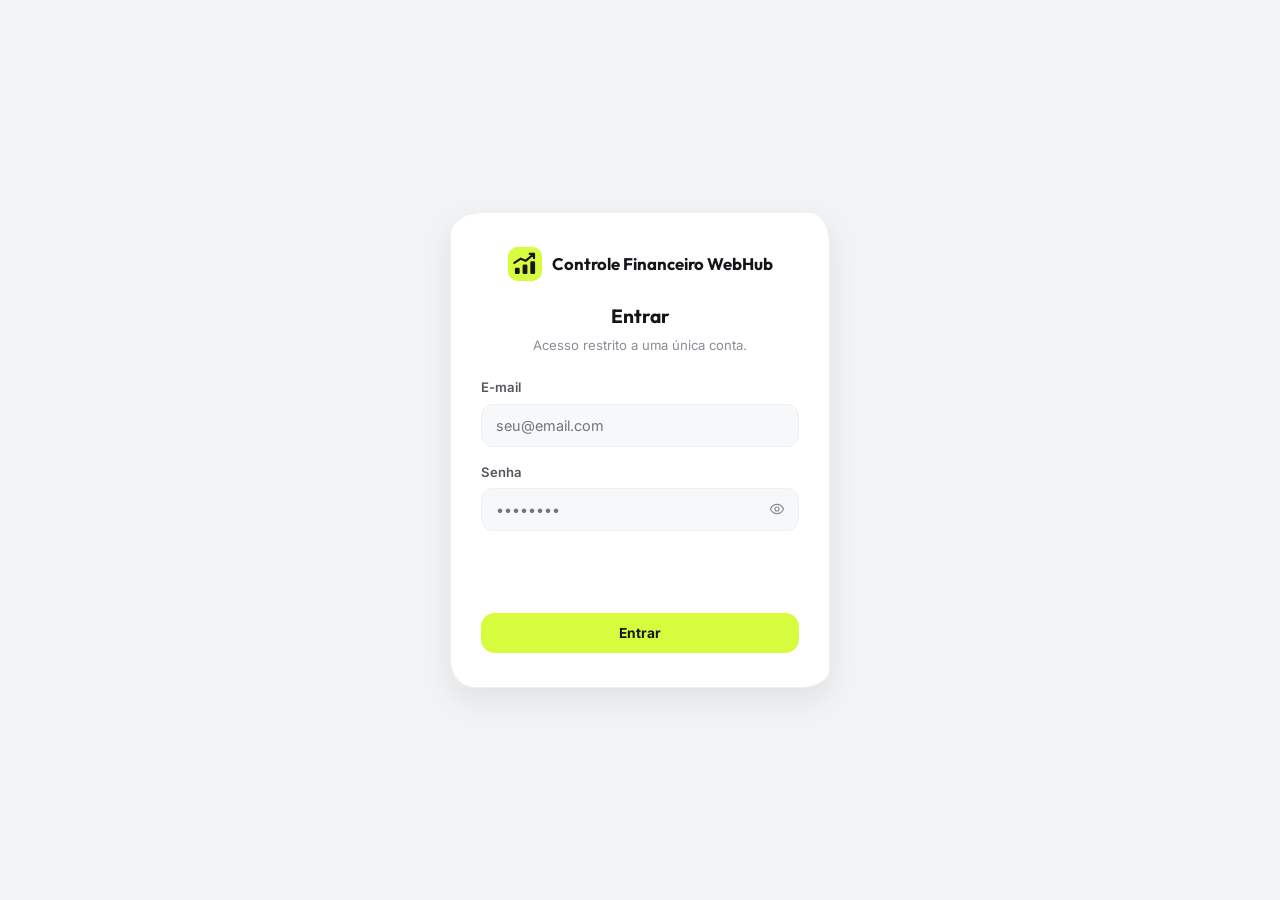
<file: cliente.html>
<!DOCTYPE html>
<html lang="pt-BR">
<head>
<meta charset="UTF-8">
<meta name="viewport" content="width=device-width, initial-scale=1.0">
<title id="pageTitle">Novo cliente | Controle Financeiro WebHub</title>
<link rel="icon" href="favicon.svg" type="image/svg+xml">
<link rel="apple-touch-icon" href="apple-touch-icon.png">
<script src="js/config.js?v=202611041544"></script>
<script src="js/auth.js?v=202611041544"></script>
<script>AUTH.requireAuth();</script>
<script src="js/theme.js?v=202611041544"></script>
<script src="js/sidebar.js?v=202611041544"></script>
<link rel="stylesheet" href="css/style.css?v=202611041544">
</head>
<body>

<svg style="display:none">
  <symbol id="i-chevron" viewBox="0 0 24 24"><path d="M15 6l-6 6 6 6" fill="none" stroke="currentColor" stroke-width="2" stroke-linecap="round" stroke-linejoin="round"/></symbol>
  <symbol id="i-menu" viewBox="0 0 24 24"><line x1="4" y1="7" x2="20" y2="7" stroke="currentColor" stroke-width="1.8" stroke-linecap="round"/><line x1="4" y1="12" x2="20" y2="12" stroke="currentColor" stroke-width="1.8" stroke-linecap="round"/><line x1="4" y1="17" x2="20" y2="17" stroke="currentColor" stroke-width="1.8" stroke-linecap="round"/></symbol>
  <symbol id="i-home" viewBox="0 0 24 24"><path d="M4 11.5 12 4l8 7.5" fill="none" stroke="currentColor" stroke-width="1.8" stroke-linecap="round" stroke-linejoin="round"/><path d="M6 10v9h12v-9" fill="none" stroke="currentColor" stroke-width="1.8" stroke-linejoin="round"/><path d="M10 19v-5h4v5" fill="none" stroke="currentColor" stroke-width="1.8" stroke-linejoin="round"/></symbol>
  <symbol id="i-users" viewBox="0 0 24 24"><circle cx="9" cy="8" r="3.2" fill="none" stroke="currentColor" stroke-width="1.8"/><path d="M3 20c.8-3.4 3-5.2 6-5.2s5.2 1.8 6 5.2" fill="none" stroke="currentColor" stroke-width="1.8" stroke-linecap="round"/><circle cx="16.5" cy="8.5" r="2.6" fill="none" stroke="currentColor" stroke-width="1.8"/><path d="M15 14.6c2.6.3 4.2 1.9 4.8 4.4" fill="none" stroke="currentColor" stroke-width="1.8" stroke-linecap="round"/></symbol>
  <symbol id="i-plus" viewBox="0 0 24 24"><line x1="12" y1="5" x2="12" y2="19" stroke="currentColor" stroke-width="2" stroke-linecap="round"/><line x1="5" y1="12" x2="19" y2="12" stroke="currentColor" stroke-width="2" stroke-linecap="round"/></symbol>
  <symbol id="i-cash" viewBox="0 0 24 24"><rect x="2.5" y="6" width="19" height="12" rx="2.5" fill="none" stroke="currentColor" stroke-width="1.8"/><circle cx="12" cy="12" r="2.6" fill="none" stroke="currentColor" stroke-width="1.8"/></symbol>
  <symbol id="i-wallet" viewBox="0 0 24 24"><path d="M3 7a2 2 0 0 1 2-2h13a2 2 0 0 1 2 2v11a2 2 0 0 1-2 2H5a2 2 0 0 1-2-2z" fill="none" stroke="currentColor" stroke-width="1.8"/><path d="M16 12h3.5a1 1 0 0 1 1 1v2a1 1 0 0 1-1 1H16a2 2 0 0 1 0-4z" fill="none" stroke="currentColor" stroke-width="1.8"/></symbol>
  <symbol id="i-report" viewBox="0 0 24 24"><path d="M7 3h8l4 4v14a1 1 0 0 1-1 1H7a1 1 0 0 1-1-1V4a1 1 0 0 1 1-1z" fill="none" stroke="currentColor" stroke-width="1.8" stroke-linejoin="round"/><path d="M15 3v4h4" fill="none" stroke="currentColor" stroke-width="1.8" stroke-linejoin="round"/><line x1="9" y1="12" x2="15" y2="12" stroke="currentColor" stroke-width="1.6" stroke-linecap="round"/><line x1="9" y1="15.5" x2="15" y2="15.5" stroke="currentColor" stroke-width="1.6" stroke-linecap="round"/><line x1="9" y1="19" x2="12.5" y2="19" stroke="currentColor" stroke-width="1.6" stroke-linecap="round"/></symbol>
  <symbol id="i-logout" viewBox="0 0 24 24"><path d="M15 17l5-5-5-5" fill="none" stroke="currentColor" stroke-width="1.8" stroke-linecap="round" stroke-linejoin="round"/><line x1="20" y1="12" x2="9" y2="12" stroke="currentColor" stroke-width="1.8" stroke-linecap="round"/><path d="M13 5H6a1 1 0 0 0-1 1v12a1 1 0 0 0 1 1h7" fill="none" stroke="currentColor" stroke-width="1.8" stroke-linecap="round" stroke-linejoin="round"/></symbol>
  <symbol id="i-gear" viewBox="0 0 24 24"><circle cx="12" cy="12" r="3" fill="none" stroke="currentColor" stroke-width="1.8"/><path d="M19.4 13a7.6 7.6 0 0 0 0-2l2-1.4-2-3.4-2.3.8a7.7 7.7 0 0 0-1.7-1l-.4-2.4H10.6l-.4 2.4a7.7 7.7 0 0 0-1.7 1l-2.3-.8-2 3.4L6.2 11a7.6 7.6 0 0 0 0 2l-2 1.4 2 3.4 2.3-.8a7.7 7.7 0 0 0 1.7 1l.4 2.4h3.4l.4-2.4a7.7 7.7 0 0 0 1.7-1l2.3.8 2-3.4z" fill="none" stroke="currentColor" stroke-width="1.6" stroke-linejoin="round"/></symbol>
  <symbol id="i-bell" viewBox="0 0 24 24"><path d="M6 17v-5a6 6 0 0 1 12 0v5l1.5 2.2H4.5z" fill="none" stroke="currentColor" stroke-width="1.8" stroke-linejoin="round"/><path d="M9.5 20.5a2.6 2.6 0 0 0 5 0" fill="none" stroke="currentColor" stroke-width="1.8" stroke-linecap="round"/></symbol>
  <symbol id="i-link" viewBox="0 0 24 24"><path d="M10 13a4 4 0 0 0 5.7.4l2.6-2.6a4 4 0 0 0-5.7-5.7L11 6.8" fill="none" stroke="currentColor" stroke-width="1.8" stroke-linecap="round"/><path d="M14 11a4 4 0 0 0-5.7-.4l-2.6 2.6a4 4 0 0 0 5.7 5.7l1.6-1.7" fill="none" stroke="currentColor" stroke-width="1.8" stroke-linecap="round"/></symbol>
  <symbol id="i-trash" viewBox="0 0 24 24"><path d="M4 7h16M9 7V4h6v3m-8 0 1 13h8l1-13" fill="none" stroke="currentColor" stroke-width="1.8" stroke-linecap="round" stroke-linejoin="round"/></symbol>
</svg>

<div class="app">

  <!-- ================= SIDEBAR ================= -->
  <aside class="sidebar">
    <button class="sidebar-collapse-btn" id="sidebarCollapseBtn" aria-label="Recolher menu"><svg class="icon-sm"><use href="#i-chevron"/></svg></button>
    <div class="brand">
      <img class="brand-mark" src="logo.svg" alt="" width="34" height="34">
      <span class="brand-name">Controle Financeiro WebHub</span>
    </div>
    <nav class="nav-group">
      <a href="index.html" class="nav-link"><svg class="icon"><use href="#i-home"/></svg><span>Dashboard</span></a>
      <a href="clientes.html" class="nav-link active"><svg class="icon"><use href="#i-users"/></svg><span>Clientes</span></a>
      <a href="cliente.html" class="nav-sublink" id="navNovoCliente"><svg><use href="#i-plus"/></svg><span>Novo cliente</span></a>
      <a href="financeiro.html" class="nav-link"><svg class="icon"><use href="#i-wallet"/></svg><span>Financeiro</span></a>
      <a href="relatorio.html" class="nav-link"><svg class="icon"><use href="#i-report"/></svg><span>Relatório</span></a>
      <a href="configuracoes.html" class="nav-link"><svg class="icon"><use href="#i-gear"/></svg><span>Configurações</span></a>
    </nav>
    <div class="nav-spacer"></div>
    <button class="nav-link nav-logout" id="logoutBtn"><svg class="icon"><use href="#i-logout"/></svg><span>Sair</span></button>
  </aside>
  <div class="sidebar-backdrop" id="sidebarBackdrop"></div>

  <!-- ================= CONTEÚDO ================= -->
  <main class="main">
    <div class="topbar">
      <div class="topbar-title">
        <button class="hamburger-btn" id="hamburgerBtn" aria-label="Abrir menu"><svg class="icon"><use href="#i-menu"/></svg></button>
        <h1 id="formTitle">Novo cliente</h1>
        <span class="topbar-pill" id="clientCountPill">0 clientes</span>
      </div>
      <div class="topbar-actions">
        <button class="icon-btn" id="notifBell" aria-label="Notificações"><svg class="icon"><use href="#i-bell"/></svg></button>
        <div class="user-chip">
          <div class="user-avatar">EU</div>
          <span>Minha agência</span>
        </div>
      </div>
    </div>

    <form class="form-card" id="clientForm">
      <div class="form-grid">
        <label class="field field-full">
          <span>Nome da empresa *</span>
          <input type="text" name="empresa" required placeholder="ex: Padaria do João">
        </label>
        <label class="field">
          <span>Nome do cliente</span>
          <input type="text" name="nomeCliente" placeholder="ex: João Silva">
        </label>

        <label class="field">
          <span>Telefone / WhatsApp</span>
          <input type="tel" name="telefone" inputmode="tel" autocomplete="tel" placeholder="ex: (54) 99999-0000">
        </label>

        <label class="field">
          <span>Valor do projeto (R$) *</span>
          <input type="text" inputmode="decimal" name="valor" required placeholder="0,00" autocomplete="off">
        </label>
        <label class="field">
          <span>Tipo de projeto</span>
          <select name="tipoProjeto">
            <option value="">Selecione...</option>
          </select>
        </label>

        <label class="field">
          <span>Origem do cliente</span>
          <select name="origem">
            <option value="">Selecione...</option>
          </select>
        </label>

        <label class="field">
          <span>Dev responsável</span>
          <select name="devResponsavel" id="devResponsavel">
            <option value="">Selecione...</option>
          </select>
        </label>
        <label class="field">
          <span>Forma de pagamento</span>
          <select name="tipoPagamento" id="tipoPagamento">
            <option value="avista">À vista</option>
            <option value="parcelado">Parcelado</option>
          </select>
        </label>

        <label class="field">
          <span>Data de início</span>
          <input type="date" name="dataInicio">
        </label>
        <label class="field">
          <span>Prazo final</span>
          <input type="date" name="prazoFinal">
        </label>

        <label class="field">
          <span>Status do projeto</span>
          <select name="status">
            <option value="desenvolvimento">Em desenvolvimento</option>
            <option value="concluido">Concluído</option>
          </select>
        </label>
      </div>

      <div class="section-title" id="parcelasTitle" hidden>
        <span>Parcelas</span>
        <button type="button" class="btn btn-outline btn-sm" id="addParcela"><svg class="icon-sm"><use href="#i-plus"/></svg>Adicionar parcela</button>
      </div>
      <div class="parcelas-list" id="parcelasList" hidden></div>
      <div class="parcelas-soma" id="parcelasSoma" hidden></div>

      <div class="section-title" id="situacaoTitle">Pagamento do cliente</div>
      <p class="field-hint" id="situacaoHint" style="margin:-8px 0 12px;" hidden>No parcelado, o pagamento do cliente é marcado em cada parcela, logo acima.</p>
      <div class="pay-rows" id="payRows">
        <div class="pay-row" id="clientePagoField">
          <label class="checkbox-field">
            <input type="checkbox" name="clientePago">
            <span>Cliente já pagou</span>
          </label>
          <label class="pay-date">
            <span>em</span>
            <input type="date" name="clientePagoEm" aria-label="Data em que o cliente pagou">
          </label>
        </div>
        <div class="comprovante" id="clienteComprovanteWrap">
          <svg class="icon-sm"><use href="#i-link"/></svg>
          <input type="url" inputmode="url" name="clienteComprovante" data-field="comprovante"
                 placeholder="Link do comprovante (opcional)" aria-label="Comprovante do pagamento do cliente">
          <a class="comprovante-open" href="" target="_blank" rel="noopener noreferrer" hidden>Abrir</a>
        </div>
      </div>

      <div class="section-title" id="splitSectionTitle">Divisão do valor entre agência, você e o dev</div>
      <div class="split-mode" id="splitMode">
        <span class="split-mode-label">Dividir por:</span>
        <div class="scope-toggle">
          <button type="button" class="scope-btn active" data-modo="percentual">Porcentagem</button>
          <button type="button" class="scope-btn" data-modo="valor">Valor (R$)</button>
        </div>
      </div>
      <p class="field-hint" id="splitModeHint" style="margin:-4px 0 14px;">A soma das porcentagens precisa dar 100%.</p>
      <div class="split-row" id="splitRow">
        <label class="field">
          <span id="labelAgencia">Agência (%)</span>
          <input type="number" name="splitAgencia" min="0" max="100" step="0.01" value="20">
          <input type="text" inputmode="decimal" autocomplete="off" name="splitAgenciaValor" placeholder="0,00" hidden>
        </label>
        <label class="field">
          <span id="labelEu">Eu (%)</span>
          <input type="number" name="splitEu" min="0" max="100" step="0.01" value="40">
          <input type="text" inputmode="decimal" autocomplete="off" name="splitEuValor" placeholder="0,00" hidden>
        </label>
        <label class="field" id="splitDevField">
          <span id="labelDev">Dev (%)</span>
          <input type="number" name="splitDev" min="0" max="100" step="0.01" value="40">
          <input type="text" inputmode="decimal" autocomplete="off" name="splitDevValor" placeholder="0,00" hidden>
        </label>
      </div>
      <div class="split-breakdown" id="splitBreakdown">
        <div class="split-card is-agencia"><span>Agência recebe</span><strong id="splitAgenciaValue">R$ 0,00</strong><small id="splitAgenciaPct">20%</small></div>
        <div class="split-card is-eu"><span>Eu recebo</span><strong id="splitEuValue">R$ 0,00</strong><small id="splitEuPct">40%</small></div>
        <div class="split-card is-dev" id="splitDevCard"><span>Dev recebe</span><strong id="splitDevValue">R$ 0,00</strong><small id="splitDevPct">40%</small></div>
      </div>
      <div class="split-total" id="splitTotal">Soma: 100%
        <button type="button" class="btn-link-reset split-total-action" id="useSplitSumBtn" hidden></button>
      </div>

      <div class="section-title">Repasses — quanto já paguei ao dev e à agência</div>
      <p class="field-hint" style="margin:-8px 0 14px;">Lance cada pagamento com o valor e a data em que você fez. Pode ser adiantado, parcial ou depois do fim do projeto — a barra mostra quanto ainda falta pagar.</p>
      <div class="repasse-blocks">
        <div class="repasse-block" id="repasseDevBlock" data-quem="dev">
          <div class="repasse-head">
            <div class="repasse-title">Dev<span id="repasseDevNome"></span></div>
            <div class="repasse-nums"><strong id="repasseDevPago">R$ 0,00</strong><span id="repasseDevTotal">de R$ 0,00</span></div>
          </div>
          <div class="repasse-bar"><span id="repasseDevFill"></span></div>
          <div class="repasse-status" id="repasseDevStatus"></div>
          <div class="repasse-list" id="repasseDevList"></div>
          <button type="button" class="btn btn-outline btn-sm" data-add-repasse="dev"><svg class="icon-sm"><use href="#i-plus"/></svg>Registrar pagamento ao dev</button>
        </div>
        <div class="repasse-block" id="repasseAgenciaBlock" data-quem="agencia">
          <div class="repasse-head">
            <div class="repasse-title">Agência</div>
            <div class="repasse-nums"><strong id="repasseAgenciaPago">R$ 0,00</strong><span id="repasseAgenciaTotal">de R$ 0,00</span></div>
          </div>
          <div class="repasse-bar"><span id="repasseAgenciaFill"></span></div>
          <div class="repasse-status" id="repasseAgenciaStatus"></div>
          <div class="repasse-list" id="repasseAgenciaList"></div>
          <button type="button" class="btn btn-outline btn-sm" data-add-repasse="agencia"><svg class="icon-sm"><use href="#i-plus"/></svg>Registrar pagamento à agência</button>
        </div>
      </div>

      <div class="section-title">Situação financeira real deste projeto</div>
      <p class="field-hint" style="margin:-8px 0 12px;">Aqui é o dinheiro que já entrou/saiu de verdade — diferente da divisão acima, que é só o combinado.</p>
      <div class="finance-panel">
        <div class="finance-row">
          <div class="finance-row-info"><strong>Recebido do cliente</strong><span id="financeRecebidoHint"></span></div>
          <div class="finance-row-value" id="financeRecebido">R$ 0,00</div>
        </div>
        <div class="finance-row" id="financeDevRow">
          <div class="finance-row-info"><strong>Repassado ao dev</strong><span id="financeDevHint"></span></div>
          <div class="finance-row-value" id="financeDev">R$ 0,00</div>
        </div>
        <div class="finance-row">
          <div class="finance-row-info"><strong>Repassado à agência</strong><span id="financeAgenciaHint"></span></div>
          <div class="finance-row-value" id="financeAgencia">R$ 0,00</div>
        </div>
        <div class="finance-row is-total">
          <div class="finance-row-info"><strong>Saldo real (fica comigo)</strong></div>
          <div class="finance-row-value" id="financeSaldo">R$ 0,00</div>
        </div>
      </div>

      <p class="admin-msg" id="formMsg" style="font-size:.85rem;margin-top:14px;"></p>

      <div class="form-actions">
        <button type="button" class="btn btn-danger" id="deleteBtn" hidden><svg class="icon-sm"><use href="#i-trash"/></svg>Excluir cliente</button>
        <div class="form-actions-right">
          <a href="clientes.html" class="btn btn-outline">Cancelar</a>
          <button type="submit" class="btn btn-lime" id="submitBtn">Salvar cliente</button>
        </div>
      </div>
    </form>
  </main>
</div>

<div class="toast" id="toast"></div>

<script src="js/store.js?v=202611041544"></script>
<script src="js/notifications.js?v=202611041544"></script>
<script src="js/cliente.js?v=202611041544"></script>
<script>document.getElementById('logoutBtn').addEventListener('click', () => AUTH.logout());</script>
</body>
</html>
</file>
<file: css/style.css>
@import url('https://fonts.googleapis.com/css2?family=Outfit:wght@400;500;600;700;800&family=Inter:wght@400;500;600;700&display=swap');

:root{
  --lime:#d7fb3d;
  --lime-dark:#a9c92e;
  --ink:#15161a;
  --sidebar:#111214;
  --panel:#1b1c20;
  --bg:#f2f3f5;
  --white:#ffffff;
  /* Fixas em qualquer tema — usadas em superfícies que não devem inverter (sidebar,
     card de destaque, botões escuros, avatar) e no texto sobre elas ou sobre o lima. */
  --onyx:#15161a;
  --onyx-text:#ffffff;
  --gray-900:#1c1d21;
  --gray-700:#55565f;
  --gray-500:#8b8c96;
  --gray-300:#d9dae0;
  --gray-100:#eef0f3;
  --gray-50:#f7f8fa;
  --red:#ef5b5b;
  --blue:#5b8def;
  --orange:#f5a623;
  /* "Organic card": cada canto tem uma curvatura própria (h e v diferentes) em vez de
     um border-radius uniforme — dá o ar de forma desenhada à mão, mas sutil o bastante
     pra continuar lendo como um card retangular comum. Usado por TODOS os cards do
     sistema (stat-card, panel, form-card, modal-card, auth-card, notif-popup, sidebar-card,
     split-card, client-card) só por herdarem estas duas variáveis — não precisa reaplicar
     a curvatura card a card. Em px fixo (não %) de propósito: com % o resultado distorce
     em cards muito largos ou muito estreitos, porque a curva vira fração do lado; em px a
     mesma "personalidade" de curva fica igual em qualquer proporção e em qualquer tela. */
  --radius-lg:32px 20px 30px 24px / 22px 32px 18px 28px;
  --radius-md:22px 14px 20px 16px / 16px 22px 14px 20px;
  --radius-sm:12px;
  --shadow-sm:0 1px 3px rgba(20,20,30,.05);
  --shadow-md:0 12px 30px rgba(20,20,30,.08);
  color-scheme:light;
}

:root[data-theme="dark"]{
  --ink:#f2f3f5;
  --bg:#0e0f12;
  --white:#1c1d22;
  --gray-700:#c7c8d1;
  --gray-500:#9c9daa;
  --gray-300:#4a4b52;
  --gray-100:#2c2d33;
  --gray-50:#232429;
  --shadow-sm:0 1px 3px rgba(0,0,0,.3);
  --shadow-md:0 12px 30px rgba(0,0,0,.4);
  color-scheme:dark;
}

*{box-sizing:border-box;}
html,body{margin:0;padding:0;}
[hidden]{display:none !important;}
body{
  font-family:'Inter',sans-serif;background:var(--bg);color:var(--ink);
  font-size:15px;line-height:1.4;
}
h1,h2,h3,.brand-name,.stat-value{font-family:'Outfit',sans-serif;}
a{text-decoration:none;color:inherit;}
button{font-family:inherit;cursor:pointer;border:none;background:none;color:inherit;}
input,select,textarea{font-family:inherit;font-size:.92rem;}
ul{list-style:none;margin:0;padding:0;}
.icon{width:20px;height:20px;flex-shrink:0;}
.icon-sm{width:16px;height:16px;flex-shrink:0;}

/* ================= LAYOUT ================= */
.app{display:flex;min-height:100vh;}

.sidebar{
  width:236px;flex-shrink:0;background:var(--sidebar);color:#c7c8d1;
  display:flex;flex-direction:column;padding:26px 18px;position:fixed;top:0;bottom:0;left:0;
  z-index:50;transition:width .2s ease,padding .2s ease;
}
.sidebar-collapse-btn{
  position:absolute;top:34px;right:-13px;width:26px;height:26px;border-radius:50%;
  background:var(--white);color:var(--gray-700);border:1.5px solid var(--gray-100);
  display:flex;align-items:center;justify-content:center;box-shadow:var(--shadow-sm);z-index:60;
}
.sidebar-collapse-btn:hover{color:var(--ink);}
.sidebar-collapse-btn svg{width:13px;height:13px;transition:transform .2s ease;}
html.sidebar-collapsed .sidebar-collapse-btn svg{transform:rotate(180deg);}
.brand{display:flex;align-items:center;gap:10px;padding:6px 10px 30px;color:var(--onyx-text);}
.brand-mark{
  width:34px;height:34px;border-radius:10px;background:var(--lime);color:var(--onyx);
  display:flex;align-items:center;justify-content:center;font-weight:800;font-size:.95rem;flex-shrink:0;
}
.brand-name{font-weight:700;font-size:1.05rem;}
/* No menu lateral o nome quebra em 2 linhas ("Controle Financeiro" / "WebHub"). */
.sidebar .brand-name{font-size:.95rem;line-height:1.2;}

.nav-group{margin-bottom:6px;}
.nav-link{
  display:flex;align-items:center;gap:12px;padding:11px 14px;border-radius:12px;
  font-size:.9rem;font-weight:500;color:#9c9daa;transition:background .15s ease,color .15s ease;
}
.nav-link:hover{background:rgba(255,255,255,.05);color:var(--onyx-text);}
.nav-link.active{background:var(--lime);color:var(--onyx);font-weight:700;}
.nav-link .icon{color:currentColor;}

/* Sub-item de menu (ex: "Novo cliente" dentro de "Clientes") — mais discreto que um
   item de primeiro nível, sem o bloco de destaque cheio, só indentado. */
.nav-sublink{
  display:flex;align-items:center;gap:10px;padding:8px 14px 8px 40px;border-radius:12px;
  font-size:.82rem;font-weight:500;color:#8a8b96;transition:background .15s ease,color .15s ease;
  margin:-2px 0 4px;
}
.nav-sublink:hover{background:rgba(255,255,255,.05);color:var(--onyx-text);}
.nav-sublink.active{color:var(--lime);font-weight:700;}
.nav-sublink svg{width:14px;height:14px;color:currentColor;flex-shrink:0;}

.nav-spacer{flex:1;}

.nav-logout{width:100%;background:rgba(239,91,91,.16);color:var(--red);}
.nav-logout:hover{background:rgba(239,91,91,.28);color:var(--red);}

.main{margin-left:236px;flex:1;min-width:0;padding:30px 34px 60px;transition:margin-left .2s ease;}

/* Menu recolhido manualmente (botão na borda do menu) — mesmo visual do modo "só ícones"
   usado automaticamente em telas estreitas, só que acionado pelo usuário em qualquer tamanho. */
html.sidebar-collapsed .sidebar{width:76px;padding:26px 12px;}
html.sidebar-collapsed .brand-name,
html.sidebar-collapsed .nav-link span:not(.icon-badge),
html.sidebar-collapsed .nav-sublink span{display:none;}
html.sidebar-collapsed .nav-link{justify-content:center;padding:12px;}
html.sidebar-collapsed .nav-sublink{justify-content:center;padding:8px 12px;}
html.sidebar-collapsed .main{margin-left:76px;}

.topbar{display:flex;align-items:center;justify-content:space-between;margin-bottom:26px;gap:16px;flex-wrap:wrap;}
.topbar-title{display:flex;align-items:center;gap:12px;}
.topbar-title h1{font-size:1.5rem;font-weight:700;}
.topbar-pill{
  background:var(--gray-100);color:var(--gray-700);font-size:.72rem;font-weight:700;
  padding:4px 12px;border-radius:999px;
}
.topbar-actions{display:flex;align-items:center;gap:10px;}
.icon-btn{
  width:40px;height:40px;border-radius:12px;background:var(--white);box-shadow:var(--shadow-sm);
  display:flex;align-items:center;justify-content:center;color:var(--gray-700);position:relative;
}
.user-chip{display:flex;align-items:center;gap:10px;background:var(--white);border-radius:14px;padding:6px 14px 6px 6px;box-shadow:var(--shadow-sm);}
.user-avatar{
  width:32px;height:32px;border-radius:50%;background:var(--lime);color:var(--onyx);
  display:flex;align-items:center;justify-content:center;font-weight:700;font-size:.8rem;
}
.user-chip span{font-size:.85rem;font-weight:600;}

/* Botão hambúrguer — só aparece em telas estreitas (ver media query), abre o menu
   completo por cima do conteúdo. */
.hamburger-btn{
  display:none;width:40px;height:40px;border-radius:12px;background:var(--white);
  box-shadow:var(--shadow-sm);align-items:center;justify-content:center;color:var(--gray-700);
  flex-shrink:0;
}

/* ================= CARDS / STATS ================= */
.stat-grid{display:grid;grid-template-columns:repeat(4,1fr);gap:18px;margin-bottom:22px;}
.stat-card{
  background:var(--white);border-radius:var(--radius-lg);padding:22px;box-shadow:var(--shadow-sm);
  display:flex;flex-direction:column;gap:14px;min-height:150px;
}
.stat-card.is-accent{background:var(--onyx);color:var(--onyx-text);}
.stat-card.is-accent .stat-label{color:#a9aab2;}
.stat-card.is-clickable{
  border:none;font-family:inherit;text-align:left;width:100%;cursor:pointer;
  transition:transform .15s ease,box-shadow .15s ease;
}
.stat-card.is-clickable:hover{transform:translateY(-3px);box-shadow:var(--shadow-md);}
.stat-icon{
  width:42px;height:42px;border-radius:12px;display:flex;align-items:center;justify-content:center;
  background:var(--gray-100);color:var(--ink);
}
.stat-card.is-accent .stat-icon{background:var(--lime);color:var(--onyx);}
/* Mesma linguagem de cor das divisões em cliente.html: azul = agência, verde = recebido/
   meu (dinheiro que fica), vermelho = dev (repasse pra fora). Cor fixa (não muda com o
   tema) igual aos split-cards, pelo mesmo motivo: o fundo claro é fixo. */
.stat-icon.is-blue{background:#e2ecff;color:#3b6fd6;}
.stat-icon.is-green{background:#e3f6ea;color:#1e8a4c;}
.stat-icon.is-red{background:#fdecec;color:#e05656;}
.stat-value{font-size:1.55rem;font-weight:700;}
.stat-label{font-size:.8rem;color:var(--gray-500);font-weight:500;}
.stat-sub{font-size:.72rem;color:var(--gray-500);font-weight:600;margin-top:2px;min-height:15px;}
.stat-sub.is-pending{color:var(--red);}
.stat-sub.is-ok{color:#1e8a4c;}

.grid-2{display:grid;grid-template-columns:1.5fr 1fr;gap:18px;align-items:stretch;}
/* Item de grid tem min-width:auto por padrão — sem isso, o canvas do gráfico (que tem
   seu próprio tamanho "natural") empurra o painel pra fora da coluna em telas bem
   estreitas, estourando a largura da tela. */
.grid-2 > *{min-width:0;}

.panel{background:var(--white);border-radius:var(--radius-lg);padding:24px;box-shadow:var(--shadow-sm);}
/* flex-wrap evita que o título (quando quebra em duas linhas numa tela estreita) fique
   sobreposto pelo controle ao lado (ex: o seletor de mês) — sem isso o align-items:center
   centraliza o controle no meio da altura toda do título já quebrado, por cima do texto. */
.panel-head{display:flex;flex-wrap:wrap;align-items:center;justify-content:space-between;gap:10px;margin-bottom:18px;}
.panel-head h3{font-size:1rem;font-weight:700;}
.panel-head .plain-link{font-size:.8rem;color:var(--gray-500);font-weight:600;}
.btn-link-reset{background:none;border:none;font-family:inherit;cursor:pointer;}
#monthlyChartWrap{cursor:pointer;}

.scope-toggle{display:flex;background:var(--gray-100);border-radius:999px;padding:3px;gap:2px;}
.scope-btn{padding:7px 14px;border-radius:999px;font-size:.78rem;font-weight:700;color:var(--gray-500);transition:background .15s ease,color .15s ease;}
.scope-btn.active{background:var(--white);color:var(--ink);box-shadow:var(--shadow-sm);}

.chart-wrap{height:220px;position:relative;}

.donut-wrap{display:flex;align-items:center;gap:20px;}
.donut-canvas-wrap{width:150px;height:150px;position:relative;flex-shrink:0;}
.donut-center{
  position:absolute;inset:0;display:flex;flex-direction:column;align-items:center;justify-content:center;
}
/* O total fica dentro de um círculo de 150px — o buraco da rosca tem ~108px. Um valor com
   5 dígitos (R$ 16.345,67) já não cabe no tamanho padrão; encolhe conforme o tamanho. */
.donut-center strong{font-size:1.15rem;max-width:104px;text-align:center;line-height:1.1;}
.donut-center strong.is-long{font-size:.92rem;}
.donut-center strong.is-xlong{font-size:.78rem;}
.donut-center span{font-size:.7rem;color:var(--gray-500);}
.legend{display:flex;flex-direction:column;gap:12px;flex:1;}
.legend-item{display:flex;align-items:center;gap:10px;font-size:.82rem;}
.legend-dot{width:10px;height:10px;border-radius:50%;flex-shrink:0;}
.legend-item strong{margin-left:auto;font-weight:700;}

.target-list{display:flex;flex-direction:column;gap:16px;margin-top:20px;}
.target-row{display:flex;align-items:center;gap:12px;}
.target-icon{width:34px;height:34px;border-radius:10px;background:var(--gray-100);display:flex;align-items:center;justify-content:center;flex-shrink:0;}
.target-info{flex:1;min-width:0;}
.target-info .target-top{display:flex;justify-content:space-between;font-size:.8rem;margin-bottom:6px;}
.target-info .target-top strong{font-weight:700;}
.target-track{height:6px;border-radius:999px;background:var(--gray-100);overflow:hidden;}
.target-fill{height:100%;border-radius:999px;background:var(--ink);}

/* ================= CLIENTES (grid + cards) ================= */
.page-head{display:flex;align-items:center;justify-content:space-between;margin-bottom:22px;flex-wrap:wrap;gap:14px;}
.btn{
  display:inline-flex;align-items:center;gap:8px;padding:12px 20px;border-radius:14px;
  font-weight:700;font-size:.86rem;transition:transform .15s ease,box-shadow .15s ease;
}
.btn-primary{background:var(--onyx);color:var(--onyx-text);}
.btn-primary:hover{transform:translateY(-1px);box-shadow:var(--shadow-md);}
.btn-lime{background:var(--lime);color:var(--onyx);}
.btn-lime:hover{transform:translateY(-1px);box-shadow:var(--shadow-md);}
.btn-outline{background:var(--white);color:var(--ink);box-shadow:var(--shadow-sm);}
.btn-outline:hover{background:var(--gray-50);}
.btn-danger{background:#fdecec;color:var(--red);}
.btn-sm{padding:8px 14px;font-size:.78rem;border-radius:10px;}
.btn:disabled{opacity:.5;cursor:not-allowed;transform:none !important;}

.client-grid{display:grid;grid-template-columns:repeat(auto-fill,minmax(230px,1fr));gap:22px;}

/* Card estilo "perfil": o avatar redondo fica dentro do card, encaixado no
   canto superior direito, fazendo borda com a própria borda do card. A curvatura
   do card vem de --radius-lg (o mesmo "organic card" reutilizado no resto do sistema). */
.client-card{
  display:block;position:relative;text-align:left;
  transition:transform .15s ease,box-shadow .15s ease;
}
.client-card:hover{transform:translateY(-3px);}
.client-card:hover .client-card-body{box-shadow:var(--shadow-md);}
.client-card-avatar-wrap{position:absolute;top:16px;right:16px;z-index:2;}
/* Aviso discreto de pendência financeira (cliente não pagou / repasse pro dev ou pra
   agência ainda não feito) — some sozinho assim que tudo ficar em dia. */
.client-card-alert{
  position:absolute;bottom:14px;right:14px;width:22px;height:22px;border-radius:50%;
  background:var(--red);color:#fff;display:flex;align-items:center;justify-content:center;
  font-size:.74rem;font-weight:800;z-index:2;box-shadow:var(--shadow-sm);
}
.client-card-arrow{
  position:absolute;bottom:-2px;right:-2px;width:18px;height:18px;border-radius:50%;
  background:var(--white);border:1.5px solid var(--gray-100);color:var(--ink);
  display:flex;align-items:center;justify-content:center;
}
.client-card-arrow svg{width:9px;height:9px;}
.client-card-body{
  position:relative;height:100%;background:var(--white);
  border:1.5px solid var(--gray-100);border-radius:var(--radius-lg);
  padding:20px;display:flex;flex-direction:column;gap:14px;
  transition:box-shadow .15s ease;
}
.client-avatar{
  width:44px;height:44px;border-radius:50%;background:var(--onyx);color:var(--lime);
  display:flex;align-items:center;justify-content:center;font-weight:700;font-size:1rem;flex-shrink:0;
}
.client-card-name{font-weight:700;font-size:.95rem;padding-right:52px;}
.client-card-role{font-size:.76rem;color:var(--gray-500);margin-top:2px;padding-right:52px;}
/* Telefone do cliente no card — botão (não link) porque o card inteiro já é um <a>;
   o clique abre o WhatsApp sem navegar pro cadastro. */
.client-card-phone{
  display:inline-flex;align-items:center;gap:6px;margin-top:6px;padding:4px 9px;
  border-radius:999px;background:var(--gray-50);color:var(--gray-700);
  font-size:.74rem;font-weight:600;font-family:inherit;
  transition:background .15s ease,color .15s ease;
}
.client-card-phone:hover{background:var(--lime);color:var(--onyx);}
.client-card-phone svg{width:13px;height:13px;}
.client-card-value{font-size:1.2rem;font-weight:700;}
.client-card-foot{display:flex;align-items:center;justify-content:space-between;margin-top:auto;}
.status-dot{width:9px;height:9px;border-radius:50%;display:inline-block;flex-shrink:0;}
.status-pill{
  display:inline-flex;align-items:center;gap:6px;font-size:.72rem;font-weight:700;
  padding:5px 10px;border-radius:999px;background:var(--gray-100);color:var(--gray-700);
}
.status-pill.st-dev{background:#fff4e0;color:#b9750c;}
.status-pill.st-done{background:#e4f9ea;color:#1e8a4c;}
.status-dot.st-dev{background:var(--orange);}
.status-dot.st-done{background:#2fbf6a;}

.empty-state{
  grid-column:1/-1;display:flex;flex-direction:column;align-items:center;justify-content:center;
  gap:14px;padding:70px 20px;color:var(--gray-500);text-align:center;
}
.empty-state .icon{width:40px;height:40px;color:var(--gray-300);}

/* ================= FORM (novo/editar cliente) ================= */
.form-card{background:var(--white);border-radius:var(--radius-lg);padding:28px;box-shadow:var(--shadow-sm);}
.form-grid{display:grid;grid-template-columns:1fr 1fr;gap:18px;}
.field{display:flex;flex-direction:column;gap:7px;font-size:.82rem;font-weight:600;color:var(--gray-700);}
.field-full{grid-column:1/-1;}
.field input,.field select,.field textarea{
  padding:12px 14px;border-radius:12px;border:1.5px solid var(--gray-100);background:var(--gray-50);
  font-size:.9rem;color:var(--ink);transition:border-color .15s ease,background .15s ease;
}
.field input:focus,.field select:focus,.field textarea:focus{outline:none;border-color:var(--ink);background:var(--white);}
.field-hint{font-size:.72rem;color:var(--gray-500);font-weight:500;}
.checkbox-field{display:flex;align-items:center;gap:10px;font-weight:600;font-size:.85rem;color:var(--ink);}
.checkbox-field input{width:17px;height:17px;accent-color:var(--ink);}
.checkbox-row{display:flex;flex-wrap:wrap;gap:20px;padding:2px 0 4px;}

/* ================= Situação financeira (dentro do cliente) ================= */
.finance-panel{background:var(--gray-50);border-radius:var(--radius-md);padding:6px 16px;margin-top:4px;}
.finance-row{
  display:flex;align-items:center;justify-content:space-between;gap:10px;
  padding:12px 0;border-bottom:1px solid var(--gray-100);font-size:.88rem;
}
.finance-row:last-child{border-bottom:none;}
.finance-row-info{display:flex;flex-direction:column;gap:2px;}
.finance-row-info span{font-size:.75rem;color:var(--gray-500);}
.finance-row-info span.is-pending{color:var(--red);}
.finance-row-info span.is-ok{color:#1e8a4c;}
.finance-row-value{font-weight:700;white-space:nowrap;}
.finance-row-value.is-pending{color:var(--gray-500);font-weight:600;}
.finance-row.is-total{font-weight:700;}
.finance-row.is-total .finance-row-value{font-size:1.05rem;}
.finance-row.is-total .finance-row-value.is-negative{color:var(--red);}
.finance-row.is-clickable{
  background:none;border:none;font:inherit;color:inherit;width:100%;cursor:pointer;
  border-radius:8px;transition:background-color .12s ease;
}
.finance-row.is-clickable:hover{background:var(--gray-100);}

.password-field{position:relative;}
.password-field input{width:100%;padding-right:44px;}
.password-toggle{
  position:absolute;top:50%;right:6px;transform:translateY(-50%);width:32px;height:32px;
  border-radius:9px;display:flex;align-items:center;justify-content:center;color:var(--gray-500);
}
.password-toggle:hover{background:var(--gray-100);color:var(--ink);}
.field-match-hint{font-size:.76rem;font-weight:600;min-height:16px;}
.field-match-hint.is-ok{color:#1e8a4c;}
.field-match-hint.is-bad{color:var(--red);}

.option-manager-label{display:block;font-size:.82rem;font-weight:600;color:var(--gray-700);margin-bottom:8px;}
.option-chips{display:flex;flex-wrap:wrap;gap:8px;margin-bottom:12px;}
.option-chip{
  display:inline-flex;align-items:center;gap:6px;padding:6px 12px;border-radius:999px;
  font-size:.78rem;font-weight:600;background:var(--gray-100);color:var(--gray-700);
}
.option-chip.is-custom{background:var(--gray-900);color:var(--onyx-text);}
.option-chip button{
  display:flex;align-items:center;justify-content:center;width:15px;height:15px;
  color:inherit;opacity:.7;font-size:.9rem;line-height:1;
}
.option-chip button:hover{opacity:1;}
.option-add-form{display:flex;gap:8px;}
.option-add-form input{
  flex:1;min-width:0;padding:10px 12px;border-radius:10px;border:1.5px solid var(--gray-100);background:var(--gray-50);
  font-size:.85rem;color:var(--ink);
}
.option-add-form input:focus{outline:none;border-color:var(--ink);background:var(--white);}

.section-title{font-size:.95rem;font-weight:700;margin:28px 0 14px;display:flex;align-items:center;justify-content:space-between;}

.split-row{display:grid;grid-template-columns:repeat(3,1fr);gap:14px;margin-bottom:26px;}
.split-row.is-2col{grid-template-columns:repeat(2,1fr);}
.split-total{
  margin-top:10px;font-size:.8rem;font-weight:700;padding:10px 14px;border-radius:10px;
  background:var(--gray-50);color:var(--gray-700);
}
.split-total.is-ok{background:#e4f9ea;color:#1e8a4c;}
.split-total.is-bad{background:#fdecec;color:var(--red);}

.parcelas-list{display:flex;flex-direction:column;gap:12px;}
/* Aviso de que as parcelas fecham (ou não) o valor do projeto. */
.parcelas-soma{
  margin-top:10px;padding:10px 14px;border-radius:10px;
  font-size:.78rem;font-weight:600;line-height:1.35;
}
.parcelas-soma.is-ok{background:#e4f9ea;color:#1e8a4c;}
.parcelas-soma.is-bad{background:#fdecec;color:#b3261e;}
.parcela-row{
  display:flex;flex-direction:column;gap:10px;
  background:var(--gray-50);padding:12px;border-radius:12px;
}
.parcela-main{display:grid;grid-template-columns:auto 1fr 1fr auto;gap:10px;align-items:center;}
.parcela-num{font-size:.8rem;font-weight:700;color:var(--gray-500);min-width:22px;}
.parcela-row input{padding:9px 12px;border-radius:9px;border:1.5px solid var(--gray-100);background:var(--white);font-size:.85rem;}

/* Marcações de pagamento (cliente / dev / agência), cada uma com a data em que foi feita.
   No parcelado ficam dentro de cada parcela; no à vista, na seção "Situação de pagamento". */
/* Colunas largas o bastante pra "Cliente pagou em 22/09/2026" caber numa linha só —
   com colunas estreitas a data pulava pra baixo do texto. */
.parcela-pays{
  display:grid;grid-template-columns:repeat(auto-fit,minmax(285px,1fr));gap:10px 20px;
  border-top:1.5px solid var(--gray-100);padding-top:10px;
}
.pay-rows{display:flex;flex-direction:column;gap:10px;padding:2px 0 4px;}
/* Checkbox, texto e data andam juntos: a data vem logo depois do texto, sem coluna fixa
   separando os dois (assim "Dev pago em 25/09" se lê como uma frase só). */
.pay-row{display:flex;align-items:center;gap:8px;flex-wrap:wrap;}
.pay-row .checkbox-field{gap:8px;}
.pay-date{display:flex;align-items:center;gap:6px;font-size:.78rem;font-weight:600;color:var(--gray-500);}
.pay-date input{
  padding:6px 9px;border-radius:8px;border:1.5px solid var(--gray-100);
  background:var(--white);font-size:.8rem;font-family:inherit;color:var(--ink);
  width:128px;
}
.pay-date input:disabled{opacity:.45;}

/* ===== Repasses ao dev e à agência =====
   Cada bloco mostra quanto já foi pago do total devido, com barra de progresso, a lista
   de pagamentos lançados (valor + data) e quanto ainda falta. */
.repasse-blocks{display:grid;grid-template-columns:repeat(auto-fit,minmax(320px,1fr));gap:16px;margin-bottom:26px;}
.repasse-block{
  background:var(--gray-50);border-radius:var(--radius-md);padding:18px;
  display:flex;flex-direction:column;gap:10px;
}
.repasse-head{display:flex;align-items:baseline;justify-content:space-between;gap:12px;flex-wrap:wrap;}
.repasse-title{font-size:.9rem;font-weight:700;color:var(--ink);}
.repasse-title span{font-weight:600;color:var(--gray-500);}
.repasse-nums{display:flex;align-items:baseline;gap:6px;}
.repasse-nums strong{font-family:'Outfit',sans-serif;font-size:1.05rem;}
.repasse-nums span{font-size:.78rem;color:var(--gray-500);font-weight:600;}
.repasse-bar{height:8px;border-radius:999px;background:var(--gray-100);overflow:hidden;}
.repasse-bar span{display:block;height:100%;width:0;background:var(--lime-dark);border-radius:999px;transition:width .25s ease;}
.repasse-status{font-size:.78rem;font-weight:600;color:var(--gray-500);}
.repasse-status.is-pending{color:var(--red);}
.repasse-status.is-ok{color:#1e8a4c;}
.repasse-status.is-over{color:var(--orange);}
.repasse-list{display:flex;flex-direction:column;gap:8px;}
.repasse-item{display:flex;flex-direction:column;gap:7px;}
.repasse-item-main{display:grid;grid-template-columns:1fr 1fr auto;gap:8px;align-items:center;}
/* min-width:0 pra coluna 1fr poder encolher — sem isso a largura natural do campo de
   data empurra a lixeira pra fora do bloco. */
.repasse-item input{
  padding:8px 10px;border-radius:9px;border:1.5px solid var(--gray-100);
  background:var(--white);font-size:.82rem;min-width:0;
}
.repasse-block .btn{align-self:flex-start;}

/* Link do comprovante — aparece abaixo de cada pagamento (parcela, à vista e repasses). */
.comprovante{display:flex;align-items:center;gap:7px;}
.comprovante > svg{color:var(--gray-500);flex-shrink:0;}
.comprovante input{
  flex:1;min-width:0;padding:7px 10px;border-radius:9px;border:1.5px solid var(--gray-100);
  background:var(--white);font-size:.78rem;font-family:inherit;color:var(--ink);
}
.comprovante input::placeholder{color:var(--gray-500);}
.comprovante-open{
  flex-shrink:0;font-size:.74rem;font-weight:700;padding:6px 11px;border-radius:999px;
  background:var(--gray-100);color:var(--gray-700);
}
.comprovante-open:hover{background:var(--lime);color:var(--onyx);}
.parcela-pays .comprovante{grid-column:1 / -1;}

/* Alternador "Porcentagem / Valor (R$)" da divisão. */
.split-mode{display:flex;align-items:center;gap:12px;flex-wrap:wrap;margin-bottom:10px;}
.split-mode-label{font-size:.8rem;font-weight:700;color:var(--gray-700);}
.split-total-action{font-size:.78rem;font-weight:700;text-decoration:underline;color:inherit;}
.icon-remove{
  width:30px;height:30px;border-radius:9px;display:flex;align-items:center;justify-content:center;
  color:var(--gray-500);background:var(--white);
}
.icon-remove:hover{color:var(--red);}

.form-actions{display:flex;gap:12px;margin-top:26px;justify-content:space-between;}
.form-actions-right{display:flex;gap:12px;}

/* ================= Resumo de divisão (dentro do cliente) ================= */
.split-breakdown{display:grid;grid-template-columns:repeat(3,1fr);gap:14px;margin-bottom:12px;}
.split-breakdown.is-2col{grid-template-columns:repeat(2,1fr);}
.split-card{
  border-radius:var(--radius-md);padding:16px;background:var(--gray-50);border:1.5px solid var(--gray-100);
  display:flex;flex-direction:column;gap:4px;
}
.split-card span{font-size:.78rem;font-weight:600;color:var(--gray-500);}
.split-card strong{font-size:1.15rem;font-weight:700;color:var(--ink);}
.split-card small{font-size:.72rem;color:var(--gray-500);}
.salario-campos{display:grid;grid-template-columns:repeat(2,minmax(0,260px));gap:14px;}
#impostoResumo{margin-top:14px;}
.reserva-split{margin-top:22px;padding-top:20px;border-top:1px solid var(--gray-100);}
.reserva-split h4{margin:0 0 6px;font-size:.92rem;font-weight:700;color:var(--ink);}
.reserva-pct{margin-top:auto;padding-top:10px;max-width:120px;}
.split-card.is-agencia{border-color:#9db8f5;background:#e2ecff;}
.split-card.is-eu{border-color:#6fcf97;background:#e3f6ea;}
.split-card.is-dev{border-color:#f3a0a0;background:#fdecec;}
/* Essas três variantes têm fundo pastel fixo (não muda com o tema), então o texto
   também precisa ficar fixo — se usasse var(--ink)/var(--gray-500), no modo escuro
   o texto clareia e some em cima do fundo claro (baixo contraste). */
.split-card.is-agencia span,.split-card.is-agencia small,
.split-card.is-eu span,.split-card.is-eu small,
.split-card.is-dev span,.split-card.is-dev small{color:rgba(21,22,26,.62);}
.split-card.is-agencia strong,
.split-card.is-eu strong,
.split-card.is-dev strong{color:#15161a;}

/* ================= Notificações (sino) ================= */
.notif-badge{
  position:absolute;top:-4px;right:-4px;min-width:18px;height:18px;padding:0 4px;border-radius:999px;
  background:var(--red);color:var(--onyx-text);font-size:.65rem;font-weight:700;
  display:flex;align-items:center;justify-content:center;line-height:1;
}
.notif-panel{
  position:fixed;width:320px;max-height:400px;overflow-y:auto;background:var(--white);
  border-radius:var(--radius-md);box-shadow:var(--shadow-md);padding:8px;z-index:300;
  opacity:0;pointer-events:none;transform:translateY(-8px);transition:opacity .15s ease,transform .15s ease;
  border:1px solid var(--gray-100);
}
.notif-panel.open{opacity:1;pointer-events:auto;transform:translateY(0);}
.notif-head{font-size:.76rem;font-weight:700;color:var(--gray-500);padding:10px 12px 6px;text-transform:uppercase;letter-spacing:.03em;}
.notif-item{
  display:flex;align-items:center;justify-content:space-between;gap:10px;padding:10px 12px;border-radius:10px;
}
.notif-item:hover{background:var(--gray-50);}
.notif-item-info{display:flex;flex-direction:column;gap:2px;font-size:.82rem;}
.notif-item-info span{font-size:.72rem;color:var(--gray-500);font-weight:500;}
.notif-empty{padding:26px 16px;text-align:center;color:var(--gray-500);font-size:.85rem;}

.notif-popup-overlay{
  position:fixed;inset:0;background:rgba(10,10,14,.5);display:flex;align-items:center;justify-content:center;
  z-index:400;padding:20px;
}
.notif-popup{
  background:var(--white);border-radius:var(--radius-lg);padding:28px;max-width:420px;width:100%;
  position:relative;box-shadow:var(--shadow-md);
}
.notif-popup h3{font-size:1.1rem;margin:0 0 6px;}
.notif-popup > p{font-size:.85rem;color:var(--gray-500);margin:0 0 16px;}
.notif-popup-close{
  position:absolute;top:16px;right:16px;width:32px;height:32px;border-radius:50%;
  display:flex;align-items:center;justify-content:center;color:var(--gray-500);font-size:1.2rem;
}
.notif-popup-close:hover{background:var(--gray-100);color:var(--ink);}
.notif-popup-list{max-height:280px;overflow-y:auto;margin:0 -8px;}
.notif-popup-list .notif-item{padding:10px 8px;}

.toast{
  position:fixed;bottom:26px;left:50%;transform:translateX(-50%) translateY(20px);
  background:var(--onyx);color:var(--onyx-text);padding:13px 22px;border-radius:12px;font-size:.85rem;font-weight:600;
  opacity:0;pointer-events:none;transition:opacity .25s ease,transform .25s ease;z-index:200;box-shadow:var(--shadow-md);
}
.toast.show{opacity:1;transform:translateX(-50%) translateY(0);}

/* ================= Login ================= */
.auth-page{
  min-height:100vh;display:flex;align-items:center;justify-content:center;
  background:var(--bg);padding:20px;
}
.auth-card{
  width:100%;max-width:380px;background:var(--white);border-radius:var(--radius-lg);
  padding:34px 30px;box-shadow:var(--shadow-md);border:1.5px solid var(--gray-100);
}
.auth-card .brand{padding:0 0 22px;justify-content:center;color:var(--ink);}
.auth-card h1{font-size:1.2rem;text-align:center;margin:0 0 6px;}
.auth-card p.auth-sub{font-size:.82rem;color:var(--gray-500);text-align:center;margin:0 0 24px;}
.auth-form{display:flex;flex-direction:column;gap:16px;}
.auth-submit{width:100%;justify-content:center;margin-top:6px;}
.auth-msg{font-size:.82rem;text-align:center;min-height:18px;color:var(--red);font-weight:600;}

@media (max-width:1080px){
  .stat-grid{grid-template-columns:repeat(2,1fr);}
  .grid-2{grid-template-columns:1fr;}
}
@media (max-width:860px){
  /* Em telas estreitas o menu some totalmente (fora da tela) em vez de virar uma
     coluna de ícones — ganha o espaço todo. Um botão hambúrguer no topo abre o menu
     completo (com os nomes) como uma gaveta por cima do conteúdo. */
  .sidebar{
    width:236px !important;padding:26px 18px !important;
    transform:translateX(-100%);transition:transform .25s ease;
  }
  .sidebar.mobile-open{transform:translateX(0);}
  .brand-name,.nav-link span,.nav-sublink span{display:block !important;}
  .nav-link{justify-content:flex-start !important;padding:11px 14px !important;}
  .nav-sublink{justify-content:flex-start !important;padding:8px 14px 8px 40px !important;}
  /* No mobile o botão de recolher (desktop) fica escondido — só reaparece quando a
     gaveta está aberta, virando o botão de fechar o menu. */
  .sidebar-collapse-btn{display:none;}
  .sidebar.mobile-open .sidebar-collapse-btn{display:flex;}
  .sidebar.mobile-open .sidebar-collapse-btn svg{transform:none !important;}
  .hamburger-btn{display:flex;}
  .sidebar-backdrop{display:none;position:fixed;inset:0;background:rgba(10,10,14,.5);z-index:49;}
  .sidebar-backdrop.show{display:block;}
  .main{margin-left:0 !important;padding:22px 18px 50px;}
  .form-grid{grid-template-columns:1fr;}
  .split-row{grid-template-columns:1fr;}
  .split-breakdown{grid-template-columns:1fr;}
  .donut-wrap{flex-direction:column;align-items:flex-start;}
  .legend{width:100%;}
}
@media (max-width:640px){
  .stat-grid{grid-template-columns:repeat(2,1fr);gap:12px;}
  .stat-card{padding:16px;min-height:auto;gap:10px;}
  .stat-value{font-size:1.2rem;}
  /* Celular: número + vencimento + lixeira na primeira linha, valor na segunda. */
  .parcela-main{grid-template-columns:auto 1fr auto;grid-template-areas:"num data lixo" ". valor valor";}
  .parcela-num{grid-area:num;}
  .parcela-main input[data-field="data"]{grid-area:data;}
  .parcela-main input[data-field="valor"]{grid-area:valor;}
  .parcela-main .icon-remove{grid-area:lixo;}
  .parcela-pays{grid-template-columns:1fr;}
  .main{padding:18px 14px 40px;}
  .topbar{margin-bottom:20px;}
  .topbar-title h1{font-size:1.25rem;}
  .topbar-pill{display:none;}
  .user-chip span{display:none;}
  .user-chip{padding:6px;}
  .panel,.form-card{padding:18px;}
  .modal-card{padding:20px;max-height:88vh;}
  .split-breakdown{grid-template-columns:1fr;}
  .client-grid{grid-template-columns:1fr;}
  .chart-wrap{height:180px;}
  .form-actions{flex-direction:column;align-items:stretch;}
  .form-actions-right{flex-direction:column;align-items:stretch;}
  .form-actions .btn{width:100%;justify-content:center;}
  /* O JS posiciona o painel de notificações com "right" relativo ao sino — em telas
     estreitas o sino não fica na ponta direita da viewport, então isso pode empurrar
     o painel pra fora da tela à esquerda. Trava com margem fixa dos dois lados. */
  .notif-panel{left:12px !important;right:12px !important;width:auto !important;}
}
@media (max-width:400px){
  .sidebar{width:min(236px,84vw) !important;}
  /* Só em telas bem estreitas os 2 cards de "salário x caixa" (valores em R$ podem ser
     compridos) não cabem lado a lado — empilha só aqui, mantendo as 2 colunas nos
     celulares comuns (a partir de ~375px já cabe direitinho). */
  .split-breakdown.is-2col{grid-template-columns:1fr;}
  .salario-campos{grid-template-columns:1fr;}
}

/* ================= Relatório ================= */
/* min-width evita que as colunas espremam em telas estreitas — em vez disso a tabela
   fica mais larga que o painel e o wrap (overflow-x:auto) permite arrastar pro lado
   pra ver o resto, sem cortar nenhuma coluna. */
.report-table-wrap{overflow-x:auto;-webkit-overflow-scrolling:touch;}
.report-table{width:100%;min-width:560px;border-collapse:collapse;font-size:.86rem;}
.report-table th{
  text-align:left;padding:10px 14px;color:var(--gray-500);font-weight:700;font-size:.76rem;
  text-transform:uppercase;letter-spacing:.03em;border-bottom:1.5px solid var(--gray-100);
}
.report-table td{padding:13px 14px;border-bottom:1px solid var(--gray-100);}
.report-table tr:last-child td{border-bottom:none;}
.report-empty{text-align:center;color:var(--gray-500);padding:30px 14px !important;}
/* Parcelas do cliente e dos repasses (agência / dev): cada célula empilha linhas curtas. */
.report-table-parcelas{min-width:820px;}
.report-table-parcelas td{vertical-align:top;}
.report-table-parcelas td strong{display:block;}
.rep-linha,.rep-mudo,.rep-aviso,.rep-check{display:block;line-height:1.45;}
.rep-linha + .rep-linha{margin-top:2px;}
.rep-linha em{font-style:normal;font-weight:700;font-size:.76rem;color:var(--gray-500);margin-left:4px;}
.rep-linha em.is-ok{color:#1e8a4c;}
.rep-linha em.is-pending{color:var(--red);}
.rep-mudo{color:var(--gray-500);font-size:.8rem;}
.rep-aviso{color:var(--red);font-weight:700;font-size:.8rem;margin-top:4px;}
.rep-check{color:#1e8a4c;font-weight:600;font-size:.8rem;margin-top:4px;}
/* Quadro acima da tabela: parcelas de agência/dev de meses anteriores ainda sem pagar. */
.report-alerts{margin:0 0 14px;padding:12px 16px;border-radius:var(--radius-sm);font-size:.86rem;display:flex;flex-direction:column;gap:4px;}
.report-alerts.is-bad{background:rgba(239,91,91,.12);color:var(--red);}
.report-alerts.is-ok{background:rgba(30,138,76,.12);color:#1e8a4c;}
.report-alerts span{color:var(--gray-700);}
.report-alerts ul{margin:4px 0 0;padding-left:18px;color:var(--gray-700);}
.report-alerts li + li{margin-top:3px;}
.report-alerts li strong{color:inherit;}

/* ================= Modal de detalhamento ================= */
.modal-overlay{
  position:fixed;inset:0;background:rgba(10,10,14,.5);display:none;
  align-items:center;justify-content:center;z-index:400;padding:20px;
}
.modal-overlay.open{display:flex;}
.modal-card{
  position:relative;background:var(--white);border-radius:var(--radius-lg);padding:26px;
  max-width:520px;width:100%;max-height:80vh;overflow-y:auto;box-shadow:var(--shadow-md);
}
.modal-card.is-wide{max-width:820px;}
.modal-head{display:flex;align-items:center;justify-content:space-between;margin-bottom:16px;}
.modal-head h3{font-size:1.05rem;padding-right:36px;}
.modal-group{margin-bottom:18px;}
.modal-group:last-child{margin-bottom:0;}
.modal-group-title{font-size:.82rem;font-weight:700;color:var(--gray-500);margin-bottom:8px;text-transform:uppercase;letter-spacing:.03em;}
.modal-row{
  display:flex;align-items:center;justify-content:space-between;gap:10px;
  padding:12px 0;border-bottom:1px solid var(--gray-100);font-size:.88rem;
}
.modal-row:last-child{border-bottom:none;}
.modal-row-info{display:flex;flex-direction:column;gap:2px;min-width:0;}
.modal-row-info span{font-size:.75rem;color:var(--gray-500);}
.modal-row-value{font-weight:700;white-space:nowrap;}
.modal-total-row{
  display:flex;align-items:center;justify-content:space-between;font-weight:700;
  padding:10px 12px;background:var(--gray-50);border-radius:10px;margin-top:6px;
  gap:12px;
}
/* Destaca a linha que é a resposta do card (o que falta repassar agora). */
.modal-total-row.is-strong{background:#fdecec;color:#b3261e;}

/* ================= Carregamento dos dados (servidor) ================= */
/* Enquanto o STORE busca clientes/configurações na API, o conteúdo fica esmaecido. */
html.is-loading .main{opacity:.45;pointer-events:none;}
.main{transition:opacity .2s ease;}
.load-error{
  display:flex;flex-wrap:wrap;align-items:center;gap:10px 14px;margin-bottom:18px;
  background:#fdecec;color:#b3261e;border-radius:12px;padding:12px 16px;font-size:.82rem;
}
.load-error span{flex:1 1 200px;font-weight:500;}
</file>
